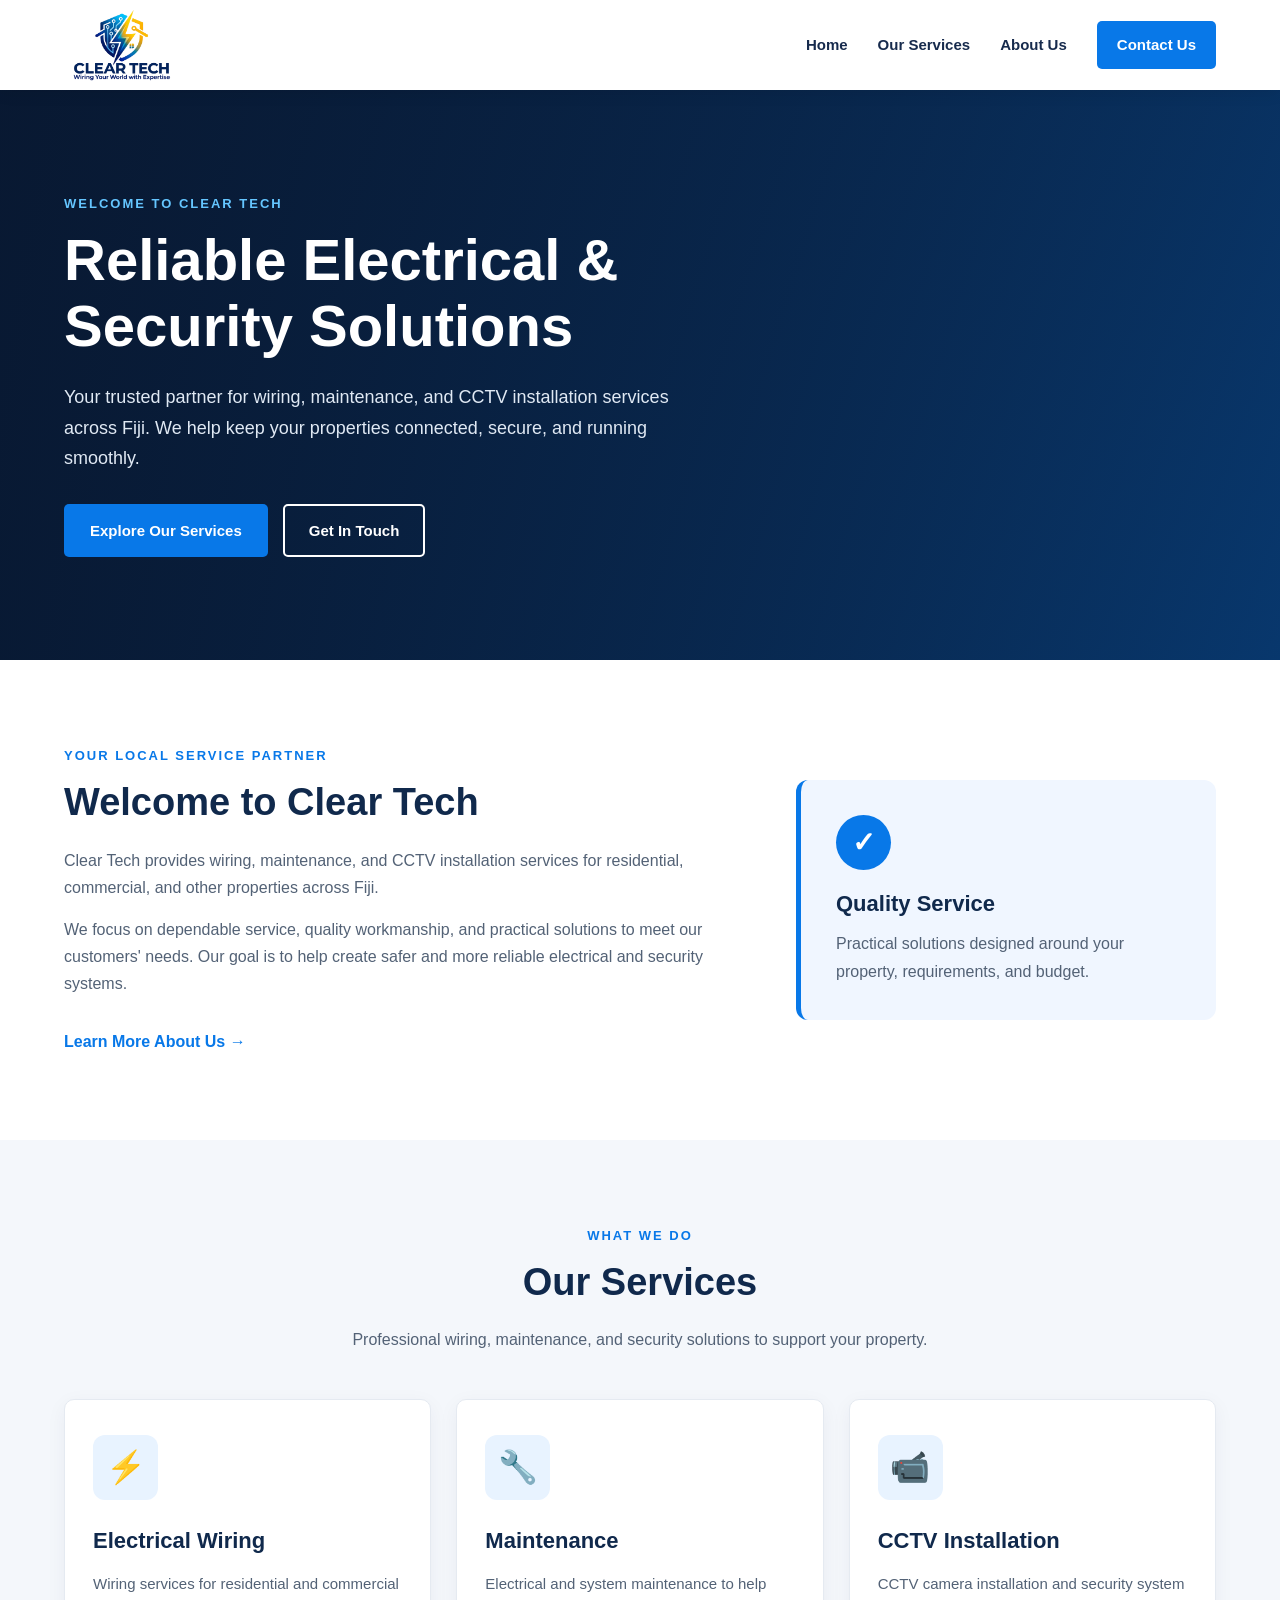
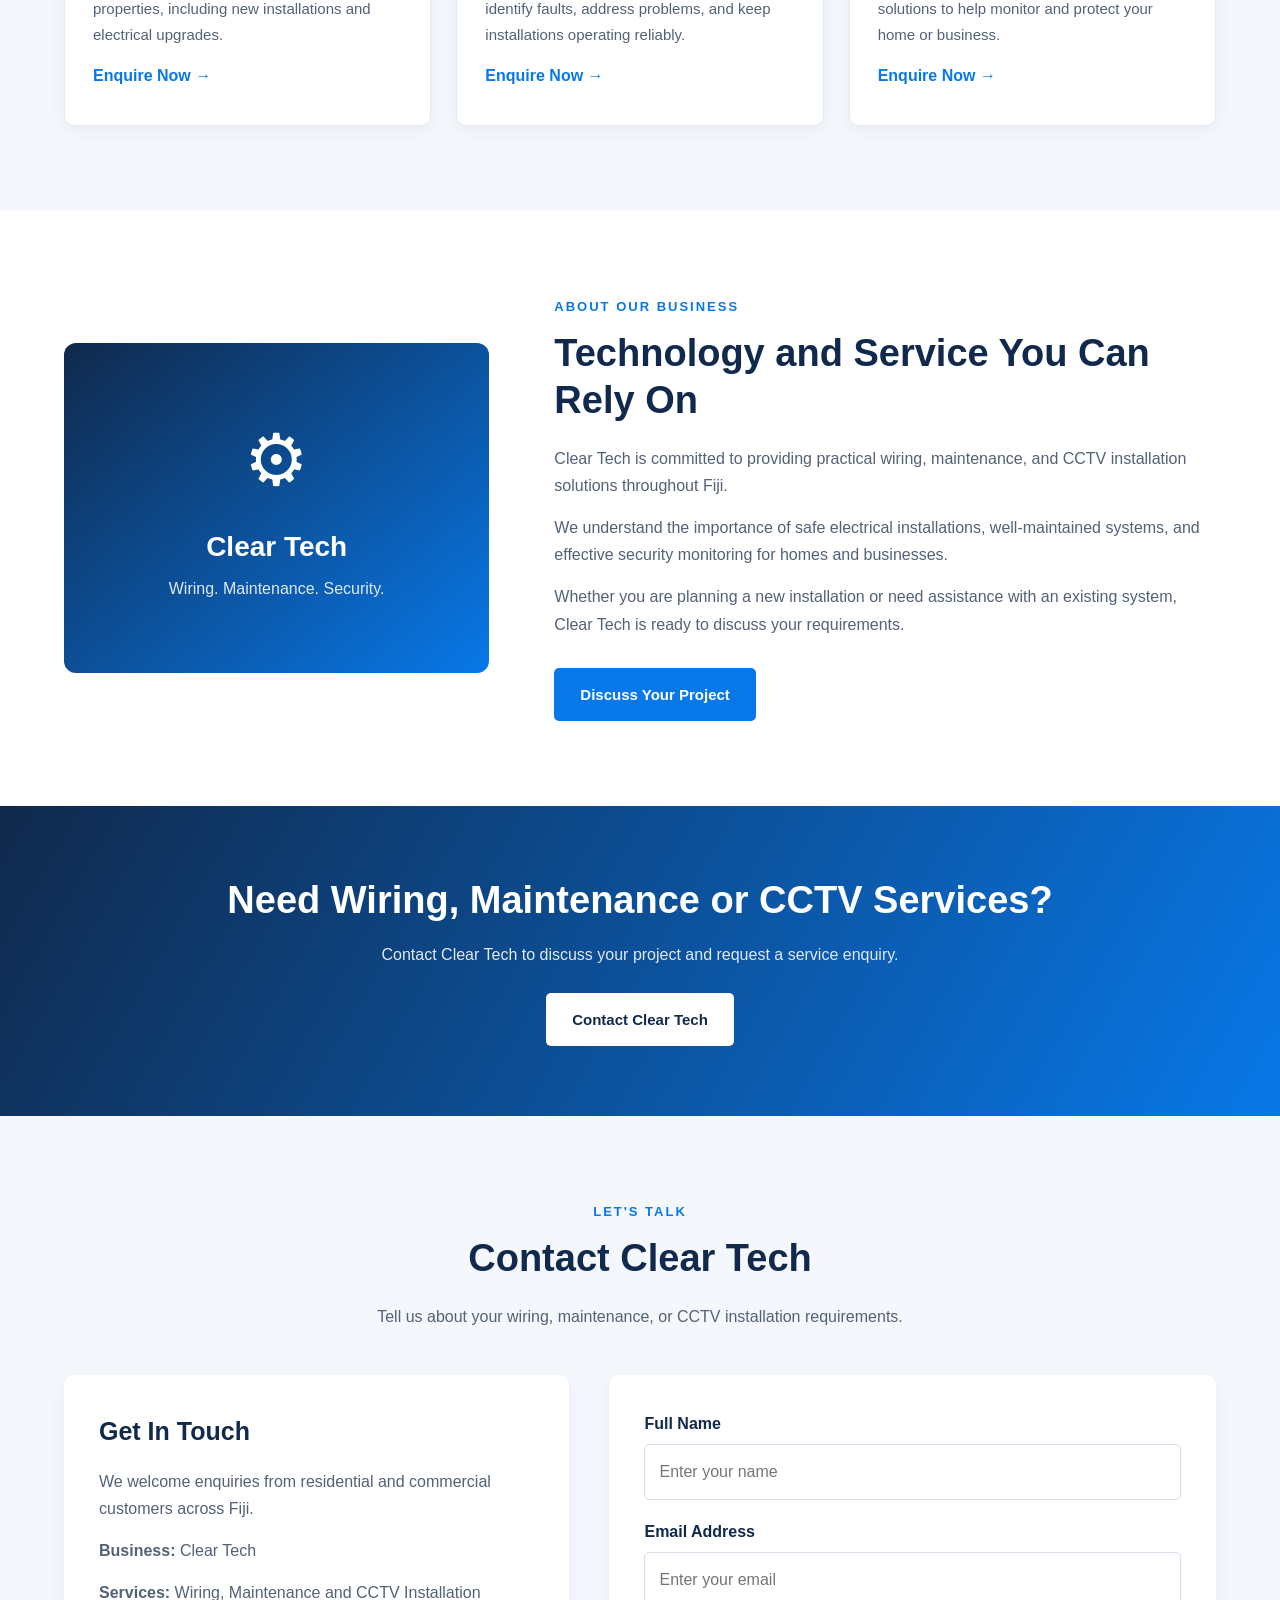
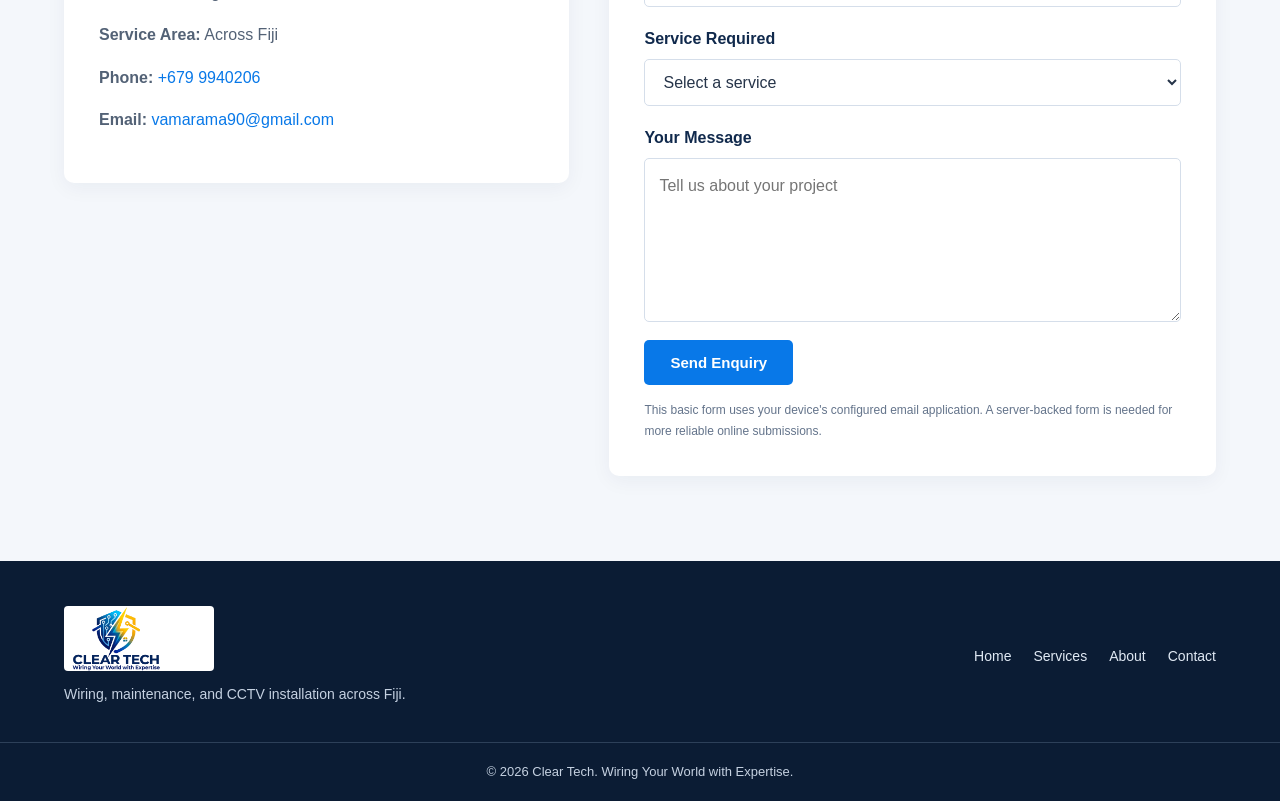
<file: index.html>
<!DOCTYPE html>
<html lang="en">
<head>
    <meta charset="UTF-8">
    <meta name="viewport" content="width=device-width, initial-scale=1.0">

    <title>Clear Tech | Wiring, Maintenance & CCTV Fiji</title>

    <meta name="description"
          content="Clear Tech provides electrical wiring, maintenance,
          and CCTV installation services across Fiji.">

    <link rel="stylesheet" href="style.css">
</head>

<body>

    <!-- HEADER AND LOGO -->
    <header class="header">
        <div class="container navbar">

            <a href="#home" class="logo">
                <img src="clear-tech-logo.png"
                     alt="Clear Tech Business Logo">
            </a>

            <nav class="navigation">
                <a href="#home">Home</a>
                <a href="#services">Our Services</a>
                <a href="#about">About Us</a>
                <a href="#contact" class="nav-contact">Contact Us</a>
            </nav>

        </div>
    </header>


    <!-- HOME BANNER -->
    <section class="hero" id="home">
        <div class="container hero-content">

            <p class="subtitle">WELCOME TO CLEAR TECH</p>

            <h1>Reliable Electrical & Security Solutions</h1>

            <p class="hero-text">
                Your trusted partner for wiring, maintenance,
                and CCTV installation services across Fiji.
                We help keep your properties connected, secure,
                and running smoothly.
            </p>

            <div class="hero-buttons">
                <a href="#services" class="btn btn-primary">
                    Explore Our Services
                </a>

                <a href="#contact" class="btn btn-outline">
                    Get In Touch
                </a>
            </div>

        </div>
    </section>


    <!-- INTRODUCTION -->
    <section class="welcome section-padding">
        <div class="container welcome-content">

            <div>
                <p class="subtitle">YOUR LOCAL SERVICE PARTNER</p>

                <h2>Welcome to Clear Tech</h2>

                <p>
                    Clear Tech provides wiring, maintenance, and CCTV
                    installation services for residential, commercial,
                    and other properties across Fiji.
                </p>

                <p>
                    We focus on dependable service, quality workmanship,
                    and practical solutions to meet our customers' needs.
                    Our goal is to help create safer and more reliable
                    electrical and security systems.
                </p>

                <a href="#about" class="text-link">
                    Learn More About Us &rarr;
                </a>
            </div>

            <div class="welcome-card">
                <div class="welcome-icon">&#10003;</div>
                <h3>Quality Service</h3>
                <p>
                    Practical solutions designed around your property,
                    requirements, and budget.
                </p>
            </div>

        </div>
    </section>


    <!-- OUR SERVICES -->
    <section class="services section-padding" id="services">
        <div class="container">

            <div class="section-heading">
                <p class="subtitle">WHAT WE DO</p>
                <h2>Our Services</h2>
                <p>
                    Professional wiring, maintenance, and security
                    solutions to support your property.
                </p>
            </div>

            <div class="service-grid">

                <!-- WIRING -->
                <article class="service-card">
                    <div class="service-icon">
                        &#9889;
                    </div>

                    <h3>Electrical Wiring</h3>

                    <p>
                        Wiring services for residential and commercial
                        properties, including new installations and
                        electrical upgrades.
                    </p>

                    <a href="#contact" class="text-link">
                        Enquire Now &rarr;
                    </a>
                </article>


                <!-- MAINTENANCE -->
                <article class="service-card">
                    <div class="service-icon">
                        &#128295;
                    </div>

                    <h3>Maintenance</h3>

                    <p>
                        Electrical and system maintenance to help
                        identify faults, address problems, and keep
                        installations operating reliably.
                    </p>

                    <a href="#contact" class="text-link">
                        Enquire Now &rarr;
                    </a>
                </article>


                <!-- CCTV -->
                <article class="service-card">
                    <div class="service-icon">
                        &#128249;
                    </div>

                    <h3>CCTV Installation</h3>

                    <p>
                        CCTV camera installation and security system
                        solutions to help monitor and protect your
                        home or business.
                    </p>

                    <a href="#contact" class="text-link">
                        Enquire Now &rarr;
                    </a>
                </article>

            </div>
        </div>
    </section>


    <!-- ABOUT US -->
    <section class="about section-padding" id="about">
        <div class="container about-content">

            <div class="about-box">
                <span class="about-symbol">&#9881;</span>
                <h3>Clear Tech</h3>
                <p>Wiring. Maintenance. Security.</p>
            </div>

            <div class="about-text">
                <p class="subtitle">ABOUT OUR BUSINESS</p>

                <h2>Technology and Service You Can Rely On</h2>

                <p>
                    Clear Tech is committed to providing practical
                    wiring, maintenance, and CCTV installation
                    solutions throughout Fiji.
                </p>

                <p>
                    We understand the importance of safe electrical
                    installations, well-maintained systems, and
                    effective security monitoring for homes and
                    businesses.
                </p>

                <p>
                    Whether you are planning a new installation or
                    need assistance with an existing system, Clear
                    Tech is ready to discuss your requirements.
                </p>

                <a href="#contact" class="btn btn-primary">
                    Discuss Your Project
                </a>
            </div>

        </div>
    </section>


    <!-- CALL TO ACTION -->
    <section class="cta">
        <div class="container cta-content">

            <h2>Need Wiring, Maintenance or CCTV Services?</h2>

            <p>
                Contact Clear Tech to discuss your project and
                request a service enquiry.
            </p>

            <a href="#contact" class="btn btn-light">
                Contact Clear Tech
            </a>

        </div>
    </section>


    <!-- CONTACT SECTION -->
    <section class="contact section-padding" id="contact">
        <div class="container">

            <div class="section-heading">
                <p class="subtitle">LET'S TALK</p>
                <h2>Contact Clear Tech</h2>
                <p>
                    Tell us about your wiring, maintenance,
                    or CCTV installation requirements.
                </p>
            </div>

            <div class="contact-content">

                <div class="contact-info">
                    <h3>Get In Touch</h3>

                    <p>
                        We welcome enquiries from residential
                        and commercial customers across Fiji.
                    </p>

                    <p>
                        <strong>Business:</strong> Clear Tech
                    </p>

                    <p>
                        <strong>Services:</strong> Wiring,
                        Maintenance and CCTV Installation
                    </p>

                    <p>
                        <strong>Service Area:</strong> Across Fiji
                    </p>

                    <!-- Replace these details with your own -->
                    <p>
                        <strong>Phone:</strong>
                        <a href="tel:+6790000000">
                            +679 9940206
                        </a>
                    </p>

                    <p>
                        <strong>Email:</strong>
                        <a href="mailto:your-email@example.com">
                            vamarama90@gmail.com
                        </a>
                    </p>
                </div>


                <!-- FRONT-END ENQUIRY FORM -->
                <form class="contact-form"
                      action="mailto:your-email@example.com"
                      method="post"
                      enctype="text/plain">

                    <label for="name">Full Name</label>
                    <input type="text"
                           id="name"
                           name="Name"
                           placeholder="Enter your name"
                           required>

                    <label for="email">Email Address</label>
                    <input type="email"
                           id="email"
                           name="Email"
                           placeholder="Enter your email"
                           required>

                    <label for="service">Service Required</label>
                    <select id="service"
                            name="Service"
                            required>
                        <option value="">Select a service</option>
                        <option value="Electrical Wiring">
                            Electrical Wiring
                        </option>
                        <option value="Maintenance">
                            Maintenance
                        </option>
                        <option value="CCTV Installation">
                            CCTV Installation
                        </option>
                        <option value="Other Enquiry">
                            Other Enquiry
                        </option>
                    </select>

                    <label for="message">Your Message</label>
                    <textarea id="message"
                              name="Message"
                              rows="5"
                              placeholder="Tell us about your project"
                              required></textarea>

                    <button type="submit" class="btn btn-primary">
                        Send Enquiry
                    </button>

                    <p class="form-note">
                        This basic form uses your device's configured
                        email application. A server-backed form is
                        needed for more reliable online submissions.
                    </p>

                </form>

            </div>
        </div>
    </section>


    <!-- FOOTER -->
    <footer class="footer">
        <div class="container footer-content">

            <div class="footer-brand">
                <img src="clear-tech-logo.png"
                     alt="Clear Tech Logo">

                <p>
                    Wiring, maintenance, and CCTV installation
                    across Fiji.
                </p>
            </div>

            <div class="footer-links">
                <a href="#home">Home</a>
                <a href="#services">Services</a>
                <a href="#about">About</a>
                <a href="#contact">Contact</a>
            </div>

        </div>

        <div class="copyright">
            <p>
                &copy; <span id="year">2026</span> Clear Tech.
                Wiring Your World with Expertise.
            </p>
        </div>
    </footer>

    <script>
        document.getElementById("year").textContent =
            new Date().getFullYear();
    </script>

</body>
</html>
</file>
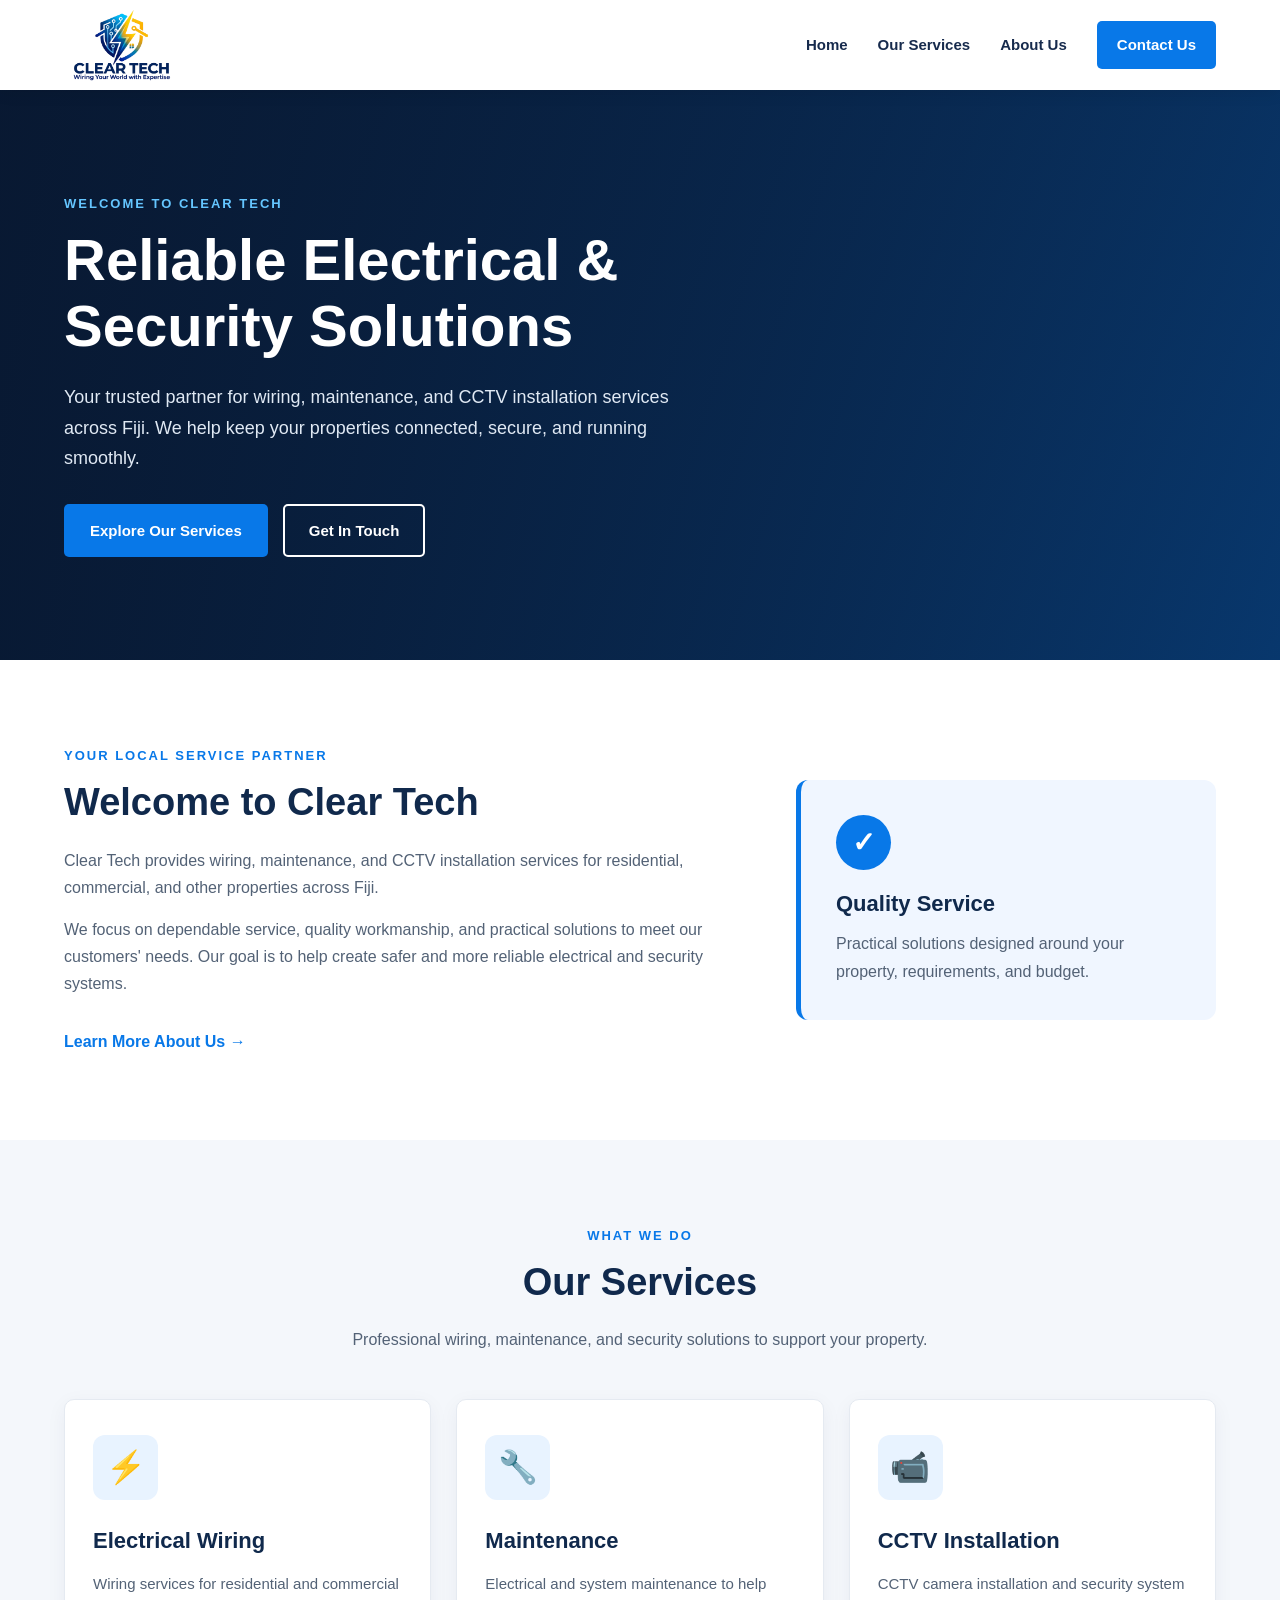
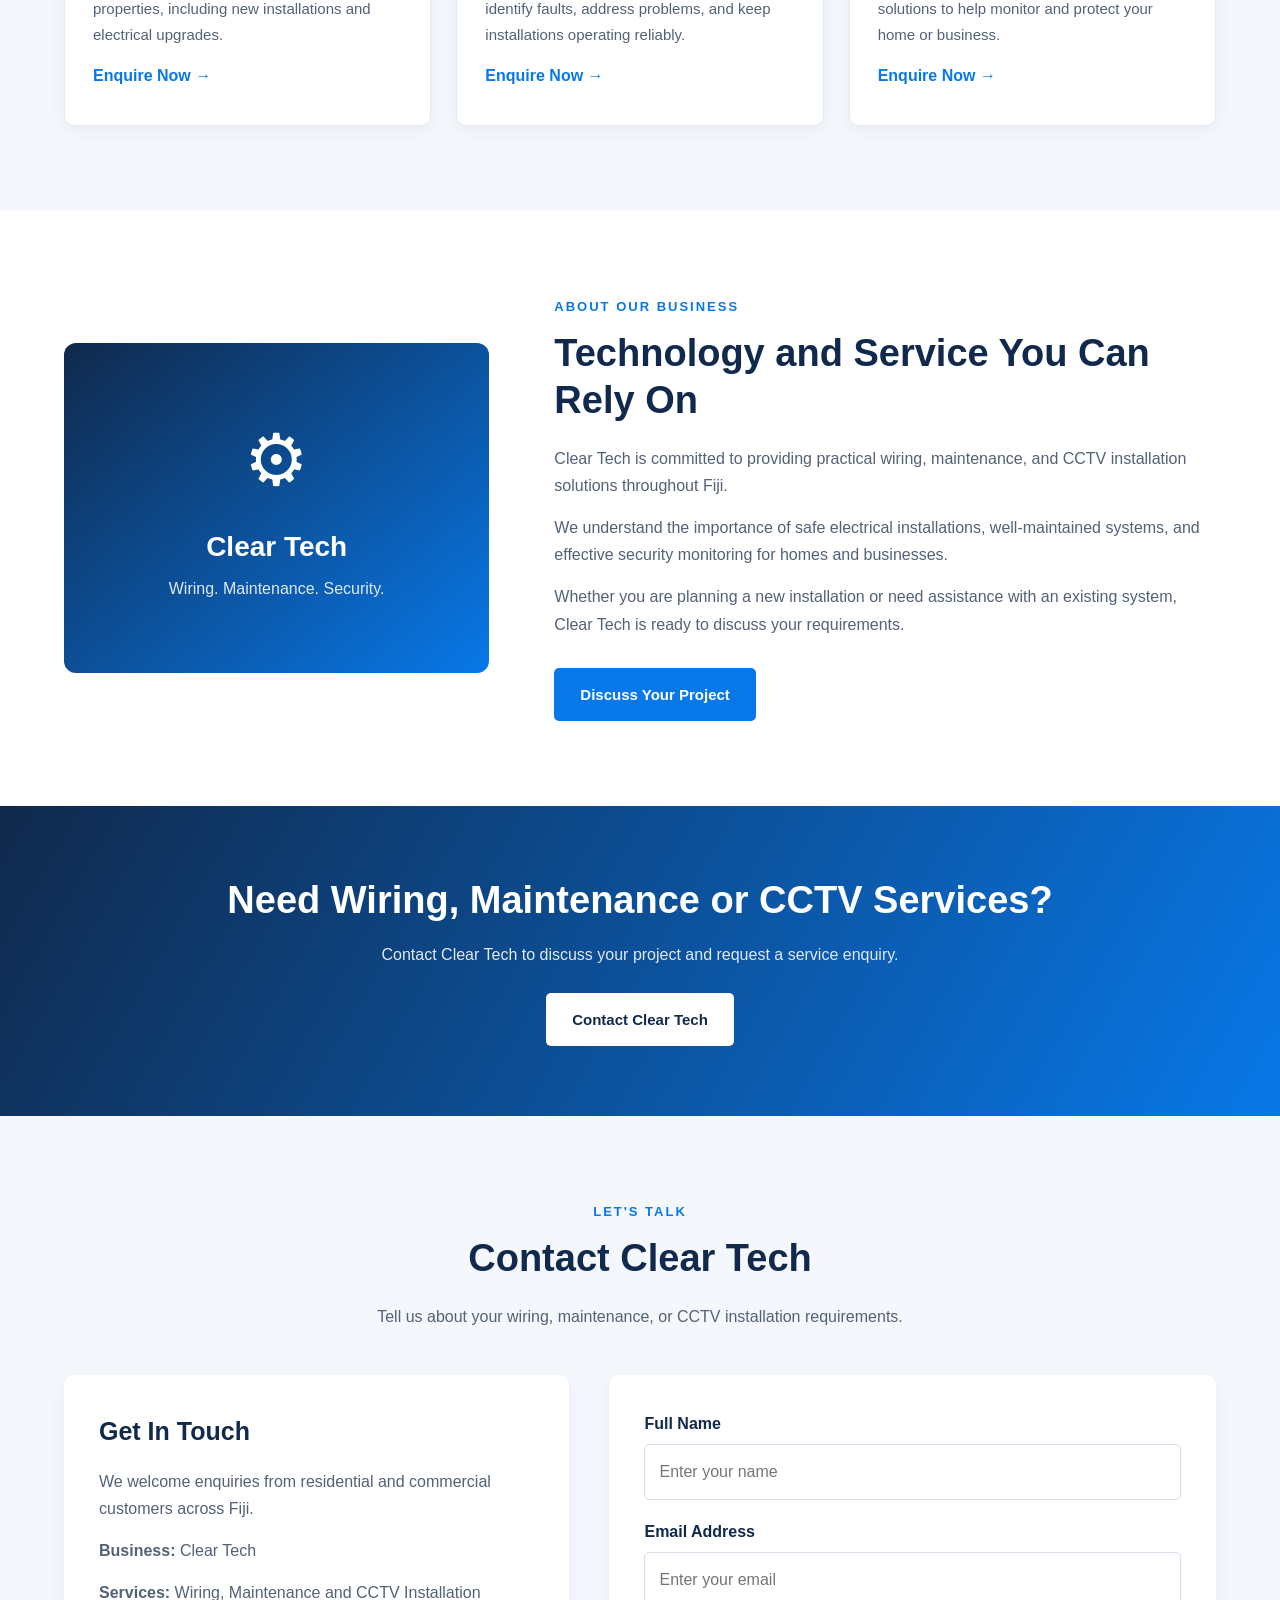
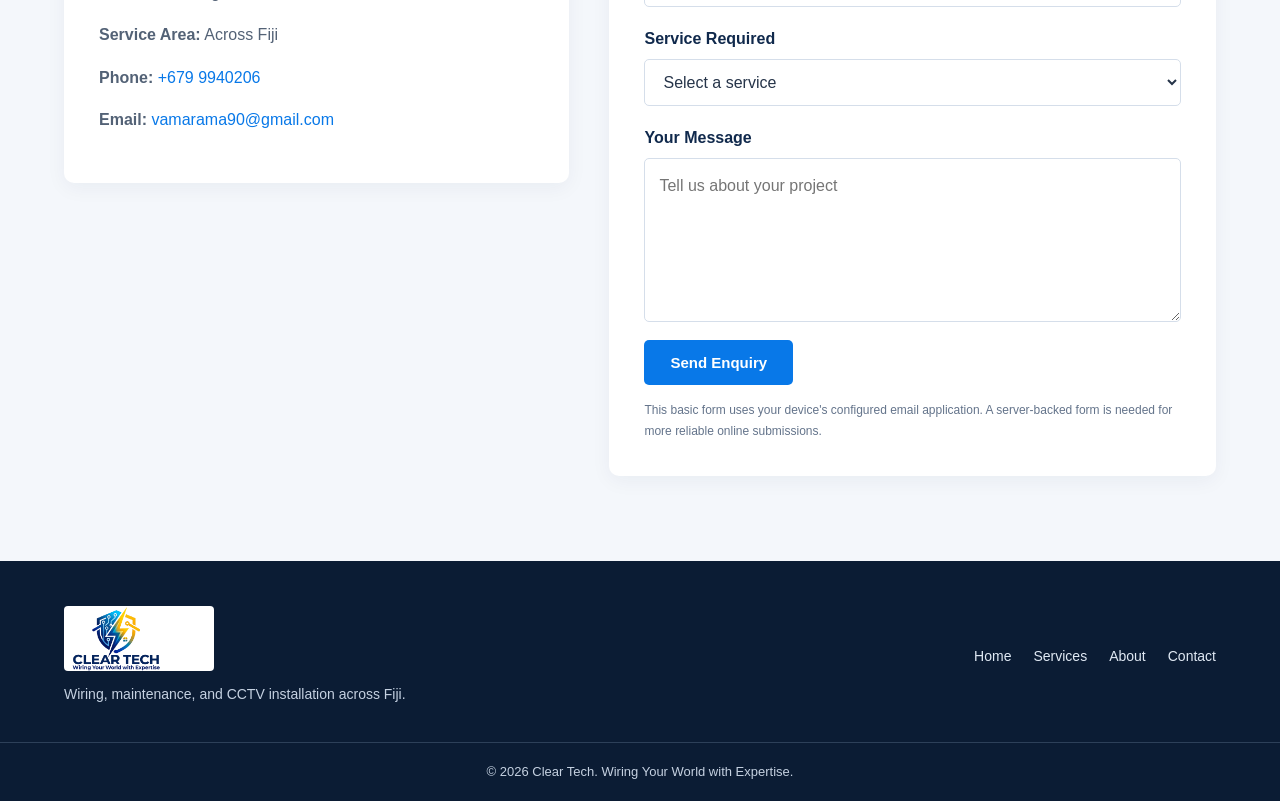
<file: Home.html>
<!DOCTYPE html>
<html lang="en">
<head>
    <meta charset="UTF-8">
    <meta name="viewport" content="width=device-width, initial-scale=1.0">

    <title>Clear Tech | Wiring, Maintenance & CCTV Fiji</title>

    <meta name="description"
          content="Clear Tech provides electrical wiring, maintenance,
          and CCTV installation services across Fiji.">

    <link rel="stylesheet" href="style.css">
</head>

<body>

    <!-- HEADER AND LOGO -->
    <header class="header">
        <div class="container navbar">

            <a href="#home" class="logo">
                <img src="clear-tech-logo.png"
                     alt="Clear Tech Business Logo">
            </a>

            <nav class="navigation">
                <a href="#home">Home</a>
                <a href="#services">Our Services</a>
                <a href="#about">About Us</a>
                <a href="#contact" class="nav-contact">Contact Us</a>
            </nav>

        </div>
    </header>


    <!-- HOME BANNER -->
    <section class="hero" id="home">
        <div class="container hero-content">

            <p class="subtitle">WELCOME TO CLEAR TECH</p>

            <h1>Reliable Electrical & Security Solutions</h1>

            <p class="hero-text">
                Your trusted partner for wiring, maintenance,
                and CCTV installation services across Fiji.
                We help keep your properties connected, secure,
                and running smoothly.
            </p>

            <div class="hero-buttons">
                <a href="#services" class="btn btn-primary">
                    Explore Our Services
                </a>

                <a href="#contact" class="btn btn-outline">
                    Get In Touch
                </a>
            </div>

        </div>
    </section>


    <!-- INTRODUCTION -->
    <section class="welcome section-padding">
        <div class="container welcome-content">

            <div>
                <p class="subtitle">YOUR LOCAL SERVICE PARTNER</p>

                <h2>Welcome to Clear Tech</h2>

                <p>
                    Clear Tech provides wiring, maintenance, and CCTV
                    installation services for residential, commercial,
                    and other properties across Fiji.
                </p>

                <p>
                    We focus on dependable service, quality workmanship,
                    and practical solutions to meet our customers' needs.
                    Our goal is to help create safer and more reliable
                    electrical and security systems.
                </p>

                <a href="#about" class="text-link">
                    Learn More About Us &rarr;
                </a>
            </div>

            <div class="welcome-card">
                <div class="welcome-icon">&#10003;</div>
                <h3>Quality Service</h3>
                <p>
                    Practical solutions designed around your property,
                    requirements, and budget.
                </p>
            </div>

        </div>
    </section>


    <!-- OUR SERVICES -->
    <section class="services section-padding" id="services">
        <div class="container">

            <div class="section-heading">
                <p class="subtitle">WHAT WE DO</p>
                <h2>Our Services</h2>
                <p>
                    Professional wiring, maintenance, and security
                    solutions to support your property.
                </p>
            </div>

            <div class="service-grid">

                <!-- WIRING -->
                <article class="service-card">
                    <div class="service-icon">
                        &#9889;
                    </div>

                    <h3>Electrical Wiring</h3>

                    <p>
                        Wiring services for residential and commercial
                        properties, including new installations and
                        electrical upgrades.
                    </p>

                    <a href="#contact" class="text-link">
                        Enquire Now &rarr;
                    </a>
                </article>


                <!-- MAINTENANCE -->
                <article class="service-card">
                    <div class="service-icon">
                        &#128295;
                    </div>

                    <h3>Maintenance</h3>

                    <p>
                        Electrical and system maintenance to help
                        identify faults, address problems, and keep
                        installations operating reliably.
                    </p>

                    <a href="#contact" class="text-link">
                        Enquire Now &rarr;
                    </a>
                </article>


                <!-- CCTV -->
                <article class="service-card">
                    <div class="service-icon">
                        &#128249;
                    </div>

                    <h3>CCTV Installation</h3>

                    <p>
                        CCTV camera installation and security system
                        solutions to help monitor and protect your
                        home or business.
                    </p>

                    <a href="#contact" class="text-link">
                        Enquire Now &rarr;
                    </a>
                </article>

            </div>
        </div>
    </section>


    <!-- ABOUT US -->
    <section class="about section-padding" id="about">
        <div class="container about-content">

            <div class="about-box">
                <span class="about-symbol">&#9881;</span>
                <h3>Clear Tech</h3>
                <p>Wiring. Maintenance. Security.</p>
            </div>

            <div class="about-text">
                <p class="subtitle">ABOUT OUR BUSINESS</p>

                <h2>Technology and Service You Can Rely On</h2>

                <p>
                    Clear Tech is committed to providing practical
                    wiring, maintenance, and CCTV installation
                    solutions throughout Fiji.
                </p>

                <p>
                    We understand the importance of safe electrical
                    installations, well-maintained systems, and
                    effective security monitoring for homes and
                    businesses.
                </p>

                <p>
                    Whether you are planning a new installation or
                    need assistance with an existing system, Clear
                    Tech is ready to discuss your requirements.
                </p>

                <a href="#contact" class="btn btn-primary">
                    Discuss Your Project
                </a>
            </div>

        </div>
    </section>


    <!-- CALL TO ACTION -->
    <section class="cta">
        <div class="container cta-content">

            <h2>Need Wiring, Maintenance or CCTV Services?</h2>

            <p>
                Contact Clear Tech to discuss your project and
                request a service enquiry.
            </p>

            <a href="#contact" class="btn btn-light">
                Contact Clear Tech
            </a>

        </div>
    </section>


    <!-- CONTACT SECTION -->
    <section class="contact section-padding" id="contact">
        <div class="container">

            <div class="section-heading">
                <p class="subtitle">LET'S TALK</p>
                <h2>Contact Clear Tech</h2>
                <p>
                    Tell us about your wiring, maintenance,
                    or CCTV installation requirements.
                </p>
            </div>

            <div class="contact-content">

                <div class="contact-info">
                    <h3>Get In Touch</h3>

                    <p>
                        We welcome enquiries from residential
                        and commercial customers across Fiji.
                    </p>

                    <p>
                        <strong>Business:</strong> Clear Tech
                    </p>

                    <p>
                        <strong>Services:</strong> Wiring,
                        Maintenance and CCTV Installation
                    </p>

                    <p>
                        <strong>Service Area:</strong> Across Fiji
                    </p>

                    <!-- Replace these details with your own -->
                    <p>
                        <strong>Phone:</strong>
                        <a href="tel:+6790000000">
                            +679 9940206
                        </a>
                    </p>

                    <p>
                        <strong>Email:</strong>
                        <a href="mailto:your-email@example.com">
                            vamarama90@gmail.com
                        </a>
                    </p>
                </div>


                <!-- FRONT-END ENQUIRY FORM -->
                <form class="contact-form"
                      action="mailto:your-email@example.com"
                      method="post"
                      enctype="text/plain">

                    <label for="name">Full Name</label>
                    <input type="text"
                           id="name"
                           name="Name"
                           placeholder="Enter your name"
                           required>

                    <label for="email">Email Address</label>
                    <input type="email"
                           id="email"
                           name="Email"
                           placeholder="Enter your email"
                           required>

                    <label for="service">Service Required</label>
                    <select id="service"
                            name="Service"
                            required>
                        <option value="">Select a service</option>
                        <option value="Electrical Wiring">
                            Electrical Wiring
                        </option>
                        <option value="Maintenance">
                            Maintenance
                        </option>
                        <option value="CCTV Installation">
                            CCTV Installation
                        </option>
                        <option value="Other Enquiry">
                            Other Enquiry
                        </option>
                    </select>

                    <label for="message">Your Message</label>
                    <textarea id="message"
                              name="Message"
                              rows="5"
                              placeholder="Tell us about your project"
                              required></textarea>

                    <button type="submit" class="btn btn-primary">
                        Send Enquiry
                    </button>

                    <p class="form-note">
                        This basic form uses your device's configured
                        email application. A server-backed form is
                        needed for more reliable online submissions.
                    </p>

                </form>

            </div>
        </div>
    </section>


    <!-- FOOTER -->
    <footer class="footer">
        <div class="container footer-content">

            <div class="footer-brand">
                <img src="clear-tech-logo.png"
                     alt="Clear Tech Logo">

                <p>
                    Wiring, maintenance, and CCTV installation
                    across Fiji.
                </p>
            </div>

            <div class="footer-links">
                <a href="#home">Home</a>
                <a href="#services">Services</a>
                <a href="#about">About</a>
                <a href="#contact">Contact</a>
            </div>

        </div>

        <div class="copyright">
            <p>
                &copy; <span id="year">2026</span> Clear Tech.
                Wiring Your World with Expertise.
            </p>
        </div>
    </footer>

    <script>
        document.getElementById("year").textContent =
            new Date().getFullYear();
    </script>

</body>
</html>
</file>
<file: style.css>
/* =================================
   CLEAR TECH WEBSITE STYLES
   ================================= */

/* GENERAL SETTINGS */

* {
    margin: 0;
    padding: 0;
    box-sizing: border-box;
}

html {
    scroll-behavior: smooth;
    scroll-padding-top: 90px;
}

body {
    font-family: Arial, Helvetica, sans-serif;
    color: #263449;
    background-color: #ffffff;
    line-height: 1.7;
}

a {
    text-decoration: none;
    color: inherit;
}

img {
    max-width: 100%;
    display: block;
}

.container {
    width: 90%;
    max-width: 1200px;
    margin: 0 auto;
}

.section-padding {
    padding: 85px 0;
}


/* =================================
   HEADER AND NAVIGATION
   ================================= */

.header {
    background-color: #ffffff;
    box-shadow: 0 3px 15px rgba(0, 0, 0, 0.08);
    position: sticky;
    top: 0;
    z-index: 1000;
}

.navbar {
    min-height: 90px;
    display: flex;
    align-items: center;
    justify-content: space-between;
    gap: 25px;
}

/* LOGO ON THE LEFT */

.logo {
    display: flex;
    align-items: center;
    flex-shrink: 0;
}

.logo img {
    width: 180px;
    max-height: 72px;
    object-fit: contain;
    object-position: left center;
}

.navigation {
    display: flex;
    align-items: center;
    gap: 30px;
}

.navigation a {
    color: #172b4d;
    font-size: 15px;
    font-weight: 600;
    transition: color 0.3s ease;
}

.navigation a:hover {
    color: #0878e8;
}

.navigation .nav-contact {
    background-color: #0878e8;
    color: #ffffff;
    padding: 11px 20px;
    border-radius: 5px;
}

.navigation .nav-contact:hover {
    background-color: #065bb0;
}


/* =================================
   HOME HERO SECTION
   ================================= */

.hero {
    min-height: 570px;
    display: flex;
    align-items: center;
    color: #ffffff;

    background:
        linear-gradient(
            90deg,
            rgba(8, 24, 49, 0.96),
            rgba(8, 35, 70, 0.76)
        ),
        linear-gradient(135deg, #10294c, #0878e8);
    background-size: cover;
    background-position: center;
}

.hero-content {
    padding-top: 85px;
    padding-bottom: 85px;
}

.subtitle {
    color: #0878e8;
    font-size: 13px;
    font-weight: 800;
    letter-spacing: 2px;
    margin-bottom: 12px;
}

.hero .subtitle {
    color: #65c6ff;
}

.hero h1 {
    max-width: 760px;
    font-size: clamp(36px, 5vw, 58px);
    line-height: 1.15;
    margin-bottom: 22px;
}

.hero-text {
    max-width: 650px;
    color: #e0e9f4;
    font-size: 18px;
    margin-bottom: 30px;
}

.hero-buttons {
    display: flex;
    flex-wrap: wrap;
    gap: 15px;
}


/* =================================
   BUTTONS
   ================================= */

.btn {
    display: inline-block;
    border: 2px solid transparent;
    border-radius: 5px;
    padding: 12px 24px;
    font-family: inherit;
    font-size: 15px;
    font-weight: 700;
    cursor: pointer;
    text-align: center;
    transition: all 0.3s ease;
}

.btn-primary {
    background-color: #0878e8;
    color: #ffffff;
}

.btn-primary:hover {
    background-color: #065bb0;
    transform: translateY(-2px);
}

.btn-outline {
    border-color: #ffffff;
    color: #ffffff;
}

.btn-outline:hover {
    background-color: #ffffff;
    color: #10294c;
}

.btn-light {
    background-color: #ffffff;
    color: #10294c;
}

.btn-light:hover {
    background-color: #dcecff;
}


/* =================================
   WELCOME SECTION
   ================================= */

.welcome {
    background-color: #ffffff;
}

.welcome-content {
    display: grid;
    grid-template-columns: 1.6fr 1fr;
    align-items: center;
    gap: 60px;
}

.welcome h2,
.about h2,
.section-heading h2 {
    color: #10294c;
    font-size: clamp(28px, 3vw, 38px);
    line-height: 1.25;
    margin-bottom: 20px;
}

.welcome-content > div:first-child p:not(.subtitle) {
    margin-bottom: 15px;
    color: #536276;
}

.text-link {
    display: inline-block;
    margin-top: 15px;
    color: #0878e8;
    font-weight: 700;
}

.text-link:hover {
    color: #065bb0;
}

.welcome-card {
    background-color: #f0f6ff;
    border-radius: 12px;
    border-left: 5px solid #0878e8;
    padding: 35px;
}

.welcome-card h3 {
    color: #10294c;
    font-size: 22px;
    margin: 15px 0 8px;
}

.welcome-card p {
    color: #536276;
}

.welcome-icon {
    display: flex;
    align-items: center;
    justify-content: center;
    width: 55px;
    height: 55px;
    background-color: #0878e8;
    color: #ffffff;
    border-radius: 50%;
    font-size: 28px;
    font-weight: bold;
}


/* =================================
   SERVICES SECTION
   ================================= */

.services {
    background-color: #f4f7fb;
}

.section-heading {
    text-align: center;
    max-width: 700px;
    margin: 0 auto 45px;
}

.section-heading > p:last-child {
    color: #536276;
}

.service-grid {
    display: grid;
    grid-template-columns: repeat(3, minmax(0, 1fr));
    gap: 25px;
}

.service-card {
    background-color: #ffffff;
    border-radius: 10px;
    padding: 35px 28px;
    border: 1px solid #e5eaf1;
    box-shadow: 0 5px 20px rgba(16, 41, 76, 0.05);
    transition: transform 0.3s ease,
                box-shadow 0.3s ease;
}

.service-card:hover {
    transform: translateY(-7px);
    box-shadow: 0 12px 28px rgba(16, 41, 76, 0.12);
}

.service-icon {
    display: flex;
    align-items: center;
    justify-content: center;
    width: 65px;
    height: 65px;
    background-color: #e8f3ff;
    border-radius: 12px;
    color: #0878e8;
    font-size: 32px;
    margin-bottom: 22px;
}

.service-card h3 {
    color: #10294c;
    font-size: 22px;
    margin-bottom: 12px;
}

.service-card p {
    color: #536276;
    font-size: 15px;
}


/* =================================
   ABOUT US SECTION
   ================================= */

.about {
    background-color: #ffffff;
}

.about-content {
    display: grid;
    grid-template-columns: 0.9fr 1.4fr;
    align-items: center;
    gap: 65px;
}

.about-box {
    min-height: 330px;
    display: flex;
    flex-direction: column;
    align-items: center;
    justify-content: center;
    text-align: center;
    padding: 35px;
    border-radius: 12px;
    color: #ffffff;
    background: linear-gradient(
        140deg,
        #10294c,
        #0878e8
    );
}

.about-symbol {
    font-size: 72px;
    line-height: 1.3;
    margin-bottom: 15px;
}

.about-box h3 {
    font-size: 28px;
    margin-bottom: 5px;
}

.about-box p {
    color: #e0e9f4;
}

.about-text > p:not(.subtitle) {
    color: #536276;
    margin-bottom: 15px;
}

.about-text .btn {
    margin-top: 15px;
}


/* =================================
   CALL TO ACTION
   ================================= */

.cta {
    padding: 70px 0;
    text-align: center;
    color: #ffffff;
    background: linear-gradient(
        120deg,
        #10294c,
        #0878e8
    );
}

.cta h2 {
    font-size: clamp(27px, 3.5vw, 38px);
    line-height: 1.3;
    margin-bottom: 15px;
}

.cta p {
    color: #e0e9f4;
    margin-bottom: 25px;
}


/* =================================
   CONTACT SECTION
   ================================= */

.contact {
    background-color: #f4f7fb;
}

.contact-content {
    display: grid;
    grid-template-columns: 1fr 1.2fr;
    gap: 40px;
    align-items: start;
}

.contact-info,
.contact-form {
    background-color: #ffffff;
    padding: 35px;
    border-radius: 10px;
    box-shadow: 0 5px 20px rgba(16, 41, 76, 0.05);
}

.contact-info h3 {
    font-size: 25px;
    color: #10294c;
    margin-bottom: 15px;
}

.contact-info p {
    color: #536276;
    margin-bottom: 15px;
    overflow-wrap: anywhere;
}

.contact-info a {
    color: #0878e8;
}

.contact-info a:hover {
    text-decoration: underline;
}

.contact-form {
    display: flex;
    flex-direction: column;
}

.contact-form label {
    color: #10294c;
    font-weight: 700;
    margin-bottom: 7px;
}

.contact-form input,
.contact-form select,
.contact-form textarea {
    width: 100%;
    padding: 13px 14px;
    margin-bottom: 18px;
    border: 1px solid #d5deea;
    border-radius: 5px;
    background-color: #ffffff;
    color: #263449;
    font: inherit;
}

.contact-form input:focus,
.contact-form select:focus,
.contact-form textarea:focus {
    outline: 2px solid #0878e8;
    outline-offset: 1px;
    border-color: #0878e8;
}

.contact-form textarea {
    resize: vertical;
    min-height: 120px;
}

.contact-form button {
    align-self: flex-start;
}

.form-note {
    color: #64748b;
    font-size: 12px;
    margin-top: 15px;
}


/* =================================
   FOOTER
   ================================= */

.footer {
    background-color: #0b1c34;
    color: #ffffff;
    padding-top: 45px;
}

.footer-content {
    display: flex;
    justify-content: space-between;
    align-items: center;
    gap: 35px;
    padding-bottom: 35px;
}

.footer-brand img {
    width: 150px;
    max-height: 65px;
    object-fit: contain;
    object-position: left center;
    margin-bottom: 12px;
    background-color: #ffffff;
    border-radius: 4px;
}

.footer-brand p {
    max-width: 350px;
    color: #c5d1e1;
    font-size: 14px;
}

.footer-links {
    display: flex;
    flex-wrap: wrap;
    gap: 22px;
}

.footer-links a {
    color: #e0e9f4;
    font-size: 14px;
}

.footer-links a:hover {
    color: #65c6ff;
}

.copyright {
    border-top: 1px solid #2d4059;
    padding: 18px 5%;
    text-align: center;
    color: #c5d1e1;
    font-size: 13px;
}


/* =================================
   TABLET RESPONSIVENESS
   ================================= */

@media (max-width: 900px) {

    .navbar {
        gap: 18px;
    }

    .logo img {
        width: 145px;
    }

    .navigation {
        gap: 16px;
    }

    .navigation a {
        font-size: 14px;
    }

    .welcome-content,
    .about-content {
        gap: 35px;
    }

    .service-grid {
        grid-template-columns: repeat(2, minmax(0, 1fr));
    }

    .contact-content {
        gap: 25px;
    }

}


/* =================================
   MOBILE RESPONSIVENESS
   ================================= */

@media (max-width: 600px) {

    .container {
        width: 92%;
    }

    .section-padding {
        padding: 60px 0;
    }

    .navbar {
        flex-direction: column;
        justify-content: center;
        padding: 12px 0 16px;
        gap: 12px;
    }

    .logo img {
        width: 150px;
        max-height: 60px;
    }

    .navigation {
        width: 100%;
        justify-content: center;
        flex-wrap: wrap;
        gap: 10px 16px;
    }

    .navigation a {
        font-size: 13px;
    }

    .navigation .nav-contact {
        padding: 7px 12px;
    }

    .hero {
        min-height: 500px;
    }

    .hero-content {
        padding-top: 65px;
        padding-bottom: 65px;
    }

    .hero h1 {
        font-size: 36px;
    }

    .hero-text {
        font-size: 16px;
    }

    .hero-buttons {
        flex-direction: column;
        align-items: stretch;
    }

    .welcome-content,
    .about-content,
    .contact-content {
        grid-template-columns: 1fr;
    }

    .service-grid {
        grid-template-columns: 1fr;
    }

    .welcome-card {
        padding: 28px;
    }

    .about-box {
        min-height: 260px;
    }

    .contact-info,
    .contact-form {
        padding: 25px;
    }

    .contact-form button {
        width: 100%;
    }

    .footer-content {
        flex-direction: column;
        align-items: flex-start;
    }

    .footer-links {
        gap: 15px;
    }

}
</file>
